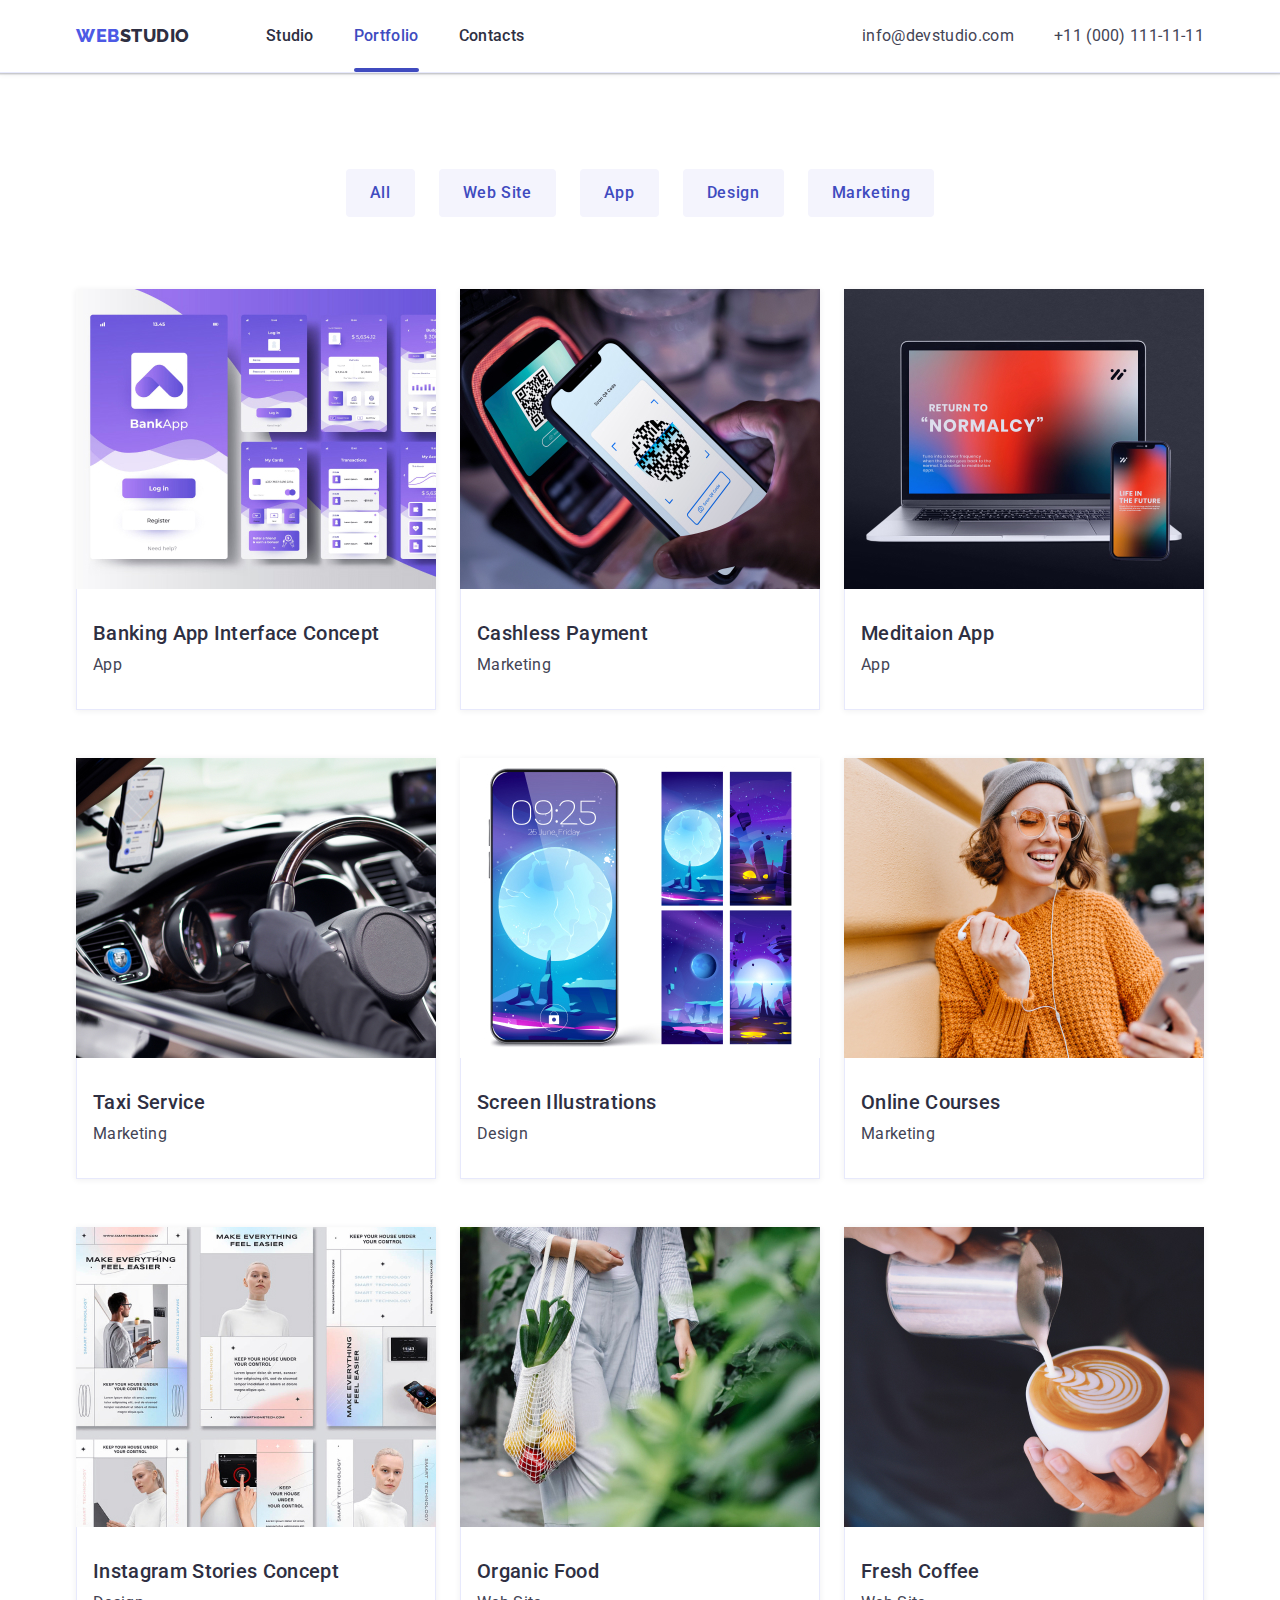
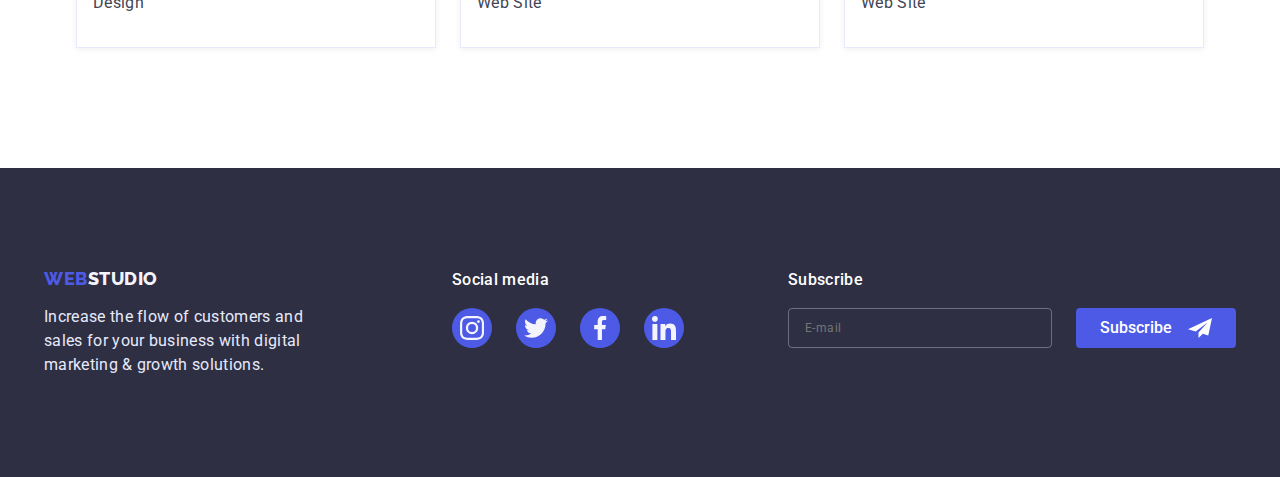
<file: portfolio.html>
<!DOCTYPE html>
<html lang="en">
  <head>
    <meta charset="UTF-8" />
    <meta http-equiv="X-UA-Compatible" content="IE=edge" />
    <meta name="viewport" content="width=device-width, initial-scale=1.0" />
    <title>Web Studio</title>
    <link rel="preconnect" href="https://fonts.googleapis.com" />
    <link rel="preconnect" href="https://fonts.gstatic.com" crossorigin />
    <!-- modern normalize -->
    <link
      rel="stylesheet"
      href="https://cdn.jsdelivr.net/npm/modern-normalize@1.1.0/modern-normalize.min.css"
    />
    <!-- custom styles-->
    <link
      href="https://fonts.googleapis.com/css2?family=Raleway:wght@800&family=Roboto:wght@400;500;700;900&display=swap"
      rel="stylesheet"
    />
    <link rel="stylesheet" href="./css/styles.css" />
  </head>
  <body>
    <!--header section-->
    <header class="header">
      <div class="header-container container">
        <a class="logo-header link" href="./index.html"
          >WEB<span class="logo-dark">STUDIO</span></a
        >
        <nav class="navigation">
          <ul class="menu list">
            <li class="menu-item">
              <a class="menu-link link" href="./index.html">Studio</a>
            </li>
            <li class="menu-item">
              <a class="menu-link link current" href="./portfolio.html"
                >Portfolio</a
              >
            </li>
            <li class="menu-item">
              <a class="menu-link link" href="">Contacts</a>
            </li>
          </ul>
        </nav>
        <ul class="contacts list">
          <li class="contact-item">
            <a class="contact-link link" href="mailto:info@devstudio.com"
              >info@devstudio.com</a
            >
          </li>
          <li class="contact-item">
            <a class="contact-link link" href="tel:+11(000)111-11-11"
              >+11 (000) 111-11-11</a
            >
          </li>
        </ul>
      </div>
    </header>
    <main>
      <!--portfolio-section -->
      <section class="section portfolio-section">
        <div class="container">
          <h1 class="visually-hidden">Our works</h1>
          <ul class="list filter-btns">
            <li><button class="filter-btn" type="button">All</button></li>
            <li><button class="filter-btn" type="button">Web Site</button></li>
            <li><button class="filter-btn" type="button">App</button></li>
            <li><button class="filter-btn" type="button">Design</button></li>
            <li><button class="filter-btn" type="button">Marketing</button></li>
          </ul>
          <ul class="portfolio-cards list">
            <li class="card-item">
              <a class="card-link link" href="">
                <div class="card-wrapper">
                  <img
                    class="card-img"
                    src="./images/row/img-1.jpg"
                    alt="bank app mockup"
                    width="360"
                    height="300"
                  />
                  <p class="overlay">
                    14 Stylish and User-Friendly App Design Concepts · Task
                    Manager App · Calorie Tracker App · Exotic Fruit Ecommerce
                    App · Cloud Storage App
                  </p>
                </div>
                <div class="card-text-set">
                  <h2 class="card-title">Banking App Interface Concept</h2>
                  <p class="card-text">App</p>
                </div>
              </a>
            </li>
            <li class="card-item">
              <a class="card-link link" href="">
                <div class="card-wrapper">
                  <img
                    class="card-img"
                    src="./images/row/img-2.jpg"
                    alt="contactless payment"
                    width="360"
                    height="300"
                  />
                  <p class="overlay">
                    14 Stylish and User-Friendly App Design Concepts · Task
                    Manager App · Calorie Tracker App · Exotic Fruit Ecommerce
                    App · Cloud Storage App
                  </p>
                </div>
                <div class="card-text-set">
                  <h2 class="card-title">Cashless Payment</h2>
                  <p class="card-text">Marketing</p>
                </div>
              </a>
            </li>
            <li class="card-item">
              <a class="card-link link" href="">
                <div class="card-wrapper">
                  <img
                    class="card-img"
                    src="./images/row/img-3.jpg"
                    alt="app on phone and laptop"
                    width="360"
                    height="300"
                  />
                  <p class="overlay">
                    14 Stylish and User-Friendly App Design Concepts · Task
                    Manager App · Calorie Tracker App · Exotic Fruit Ecommerce
                    App · Cloud Storage App
                  </p>
                </div>
                <div class="card-text-set">
                  <h2 class="card-title">Meditaion App</h2>
                  <p class="card-text">App</p>
                </div>
              </a>
            </li>
            <li class="card-item">
              <a class="card-link link" href="">
                <div class="card-wrapper">
                  <img
                    class="card-img"
                    src="./images/row/img-4.jpg"
                    alt="the driver behind the wheel"
                    width="360"
                    height="300"
                  />
                  <p class="overlay">
                    14 Stylish and User-Friendly App Design Concepts · Task
                    Manager App · Calorie Tracker App · Exotic Fruit Ecommerce
                    App · Cloud Storage App
                  </p>
                </div>
                <div class="card-text-set">
                  <h2 class="card-title">Taxi Service</h2>
                  <p class="card-text">Marketing</p>
                </div>
              </a>
            </li>
            <li class="card-item">
              <a class="card-link link" href="">
                <div class="card-wrapper">
                  <img
                    class="card-img"
                    src="./images/row/img-5.jpg"
                    alt="wallpapers for phone"
                    width="360"
                    height="300"
                  />
                  <p class="overlay">
                    14 Stylish and User-Friendly App Design Concepts · Task
                    Manager App · Calorie Tracker App · Exotic Fruit Ecommerce
                    App · Cloud Storage App
                  </p>
                </div>
                <div class="card-text-set">
                  <h2 class="card-title">Screen Illustrations</h2>
                  <p class="card-text">Design</p>
                </div>
              </a>
            </li>
            <li class="card-item">
              <a class="card-link link" href="">
                <div class="card-wrapper">
                  <img
                    class="card-img"
                    src="./images/row/img-6.jpg"
                    alt="girl with phone"
                    width="360"
                    height="300"
                  />
                  <p class="overlay">
                    14 Stylish and User-Friendly App Design Concepts · Task
                    Manager App · Calorie Tracker App · Exotic Fruit Ecommerce
                    App · Cloud Storage App
                  </p>
                </div>
                <div class="card-text-set">
                  <h2 class="card-title">Online Courses</h2>
                  <p class="card-text">Marketing</p>
                </div>
              </a>
            </li>
            <li class="card-item">
              <a class="card-link link" href="">
                <div class="card-wrapper">
                  <img
                    class="card-img"
                    src="./images/row/img-7.jpg"
                    alt="Instagram stories set"
                    width="360"
                    height="300"
                  />
                  <p class="overlay">
                    14 Stylish and User-Friendly App Design Concepts · Task
                    Manager App · Calorie Tracker App · Exotic Fruit Ecommerce
                    App · Cloud Storage App
                  </p>
                </div>
                <div class="card-text-set">
                  <h2 class="card-title">Instagram Stories Concept</h2>
                  <p class="card-text">Design</p>
                </div>
              </a>
            </li>
            <li class="card-item">
              <a class="card-link link" href="">
                <div class="card-wrapper">
                  <img
                    class="card-img"
                    src="./images/row/img-8.jpg"
                    alt="vegetables in a bag"
                    width="360"
                    height="300"
                  />
                  <p class="overlay">
                    14 Stylish and User-Friendly App Design Concepts · Task
                    Manager App · Calorie Tracker App · Exotic Fruit Ecommerce
                    App · Cloud Storage App
                  </p>
                </div>
                <div class="card-text-set">
                  <h2 class="card-title">Organic Food</h2>
                  <p class="card-text">Web Site</p>
                </div>
              </a>
            </li>
            <li class="card-item">
              <a class="card-link link" href="">
                <div class="card-wrapper">
                  <img
                    class="card-img"
                    src="./images/row/img-9.jpg"
                    alt="cup of coffee"
                    width="360"
                    height="300"
                  />
                  <p class="overlay">
                    14 Stylish and User-Friendly App Design Concepts · Task
                    Manager App · Calorie Tracker App · Exotic Fruit Ecommerce
                    App · Cloud Storage App
                  </p>
                </div>
                <div class="card-text-set">
                  <h2 class="card-title">Fresh Coffee</h2>
                  <p class="card-text">Web Site</p>
                </div>
              </a>
            </li>
          </ul>
        </div>
      </section>
    </main>
    <footer>
      <div class="container footer-wrapper">
        <div class="footer-info">
          <a class="logo-footer link" href=""
            >WEB<span class="logo-light">STUDIO</span></a
          >
          <p class="footer-text">
            Increase the flow of customers and sales for your business with
            digital marketing & growth solutions.
          </p>
        </div>
        <div class="social-media">
          <p class="social-text">Social media</p>
          <ul class="socials list">
            <li class="social-item">
              <a
                class="social-link footer-link link"
                href=""
                aria-label="Instagram"
                target="_blank"
                rel="noopener noreferrer"
              >
                <svg class="social-icon" width="24" height="24">
                  <use href="./images/icons.svg#instagram"></use>
                </svg>
              </a>
            </li>
            <li class="social-item">
              <a
                class="social-link footer-link link"
                href=""
                aria-label="Twitter"
                target="_blank"
                rel="noopener noreferrer"
              >
                <svg class="social-icon" width="24" height="24">
                  <use href="./images/icons.svg#twitter"></use>
                </svg>
              </a>
            </li>
            <li class="social-item">
              <a
                class="social-link footer-link link"
                href=""
                aria-label="Facebook"
                target="_blank"
                rel="noopener noreferrer"
              >
                <svg class="social-icon" width="24" height="24">
                  <use href="./images/icons.svg#facebook"></use>
                </svg>
              </a>
            </li>
            <li class="social-item">
              <a
                class="social-link footer-link link"
                href=""
                aria-label="LinkedIn"
                target="_blank"
                rel="noopener noreferrer"
              >
                <svg class="social-icon" width="24" height="24">
                  <use href="./images/icons.svg#linkedin"></use>
                </svg>
              </a>
            </li>
          </ul>
        </div>
        <form class="subscribe-form" action="">
          <label class="subscribe-form-label" for="user-mail">Subscribe</label>
          <div class="subscribe-group">
            <input
              class="subscribe-input"
              type="text"
              name="user-mail"
              placeholder="E-mail"
              id="user-mail"
            />
            <button class="btn" type="submit">
              Subscribe
              <svg class="subscribe-icon" width="24" height="24">
                <use href="./images/icons.svg#plane"></use>
              </svg>
            </button>
          </div>
        </form>
      </div>
    </footer>
  </body>
</html>
</file>
<file: css/styles.css>
:root {
  --primary-text-color: #434455;
  --title-text-color: #2e2f42;
  --primary-brand-color: #4d5ae5;
  --primary-white-color: #ffffff;
  --accent-color: #e7e9fc;
  --pressed-color: #404bbf;
  --light-color: #f4f4fd;
  --green-success-clr: #31d0aa;
  --subtle-txt: #8e8f99;

  --dark-bg-clr: #2e2f42;
  --light-bg-clr: #f4f4fd;
  --white-bg-clr: #ffffff;
  --pressed-bg-clr: #404bbf;

  --indent: 24px;
  --items: 4;
  --hero-idx: 10;
  --header-idx: 100;
  --modal-idx: 1000;
  --anim-fast: 250ms cubic-bezier(0.4, 0, 0.2, 1);
}

body {
  font-family: 'Roboto', sans-serif;
  font-size: 16px;
  line-height: 1.5;
  letter-spacing: 0.02em;

  background-color: var(--white-bg-clr);
  color: var(--primary-text-color);
}

/* DECORATION FOR LIST & LINK */

.list {
  list-style: none;
}
.link {
  text-decoration: none;
}

/* CURRENT */

.mobile-menu .mobile-page.current,
.menu .menu-link.current {
  color: var(--pressed-color);
}

.container {
  max-width: 428px;
  padding-left: 16px;
  padding-right: 16px;
  margin-left: auto;
  margin-right: auto;
}

@media screen and (min-width: 768px) {
  .container {
    max-width: 768px;
  }
}

@media screen and (min-width: 1200px) {
  .container {
    max-width: 1158px;
    padding-left: 15px;
    padding-right: 15px;
  }
}

/* HEADER SECTION */

.header {
  top: 0;
  width: 100%;
  z-index: var(--header-idx);
  border-bottom: 1px solid var(--accent-color);
  box-shadow: 0px 2px 1px rgba(46, 47, 66, 0.08),
    0px 1px 1px rgba(46, 47, 66, 0.16), 0px 1px 6px rgba(46, 47, 66, 0.08);
}

.header-container {
  display: flex;
  align-items: center;
}

/* logo */

.logo-header {
  font-family: 'Raleway', sans-serif;
  font-weight: 800;
  font-size: 18px;
  line-height: 1.17;
  letter-spacing: 0.03em;
  text-transform: uppercase;

  color: var(--primary-brand-color);
}

@media screen and (min-width: 768px) and (max-width: 1199.98px) {
  .logo-header {
    margin-right: 120px;
  }
}

@media screen and (min-width: 1200px) {
  .logo-header {
    margin-right: 76px;
  }
}
.logo-dark {
  font-family: 'Raleway', sans-serif;
  font-weight: 800;
  font-size: 18px;
  line-height: 1.17;
  letter-spacing: 0.03em;
  text-transform: uppercase;
  color: var(--title-text-color);
}
/* MENU NAVIGATION */
@media screen and (max-width: 767px) {
  .navigation {
    display: none;
  }
}

.navigation {
  margin-right: auto;
}

.menu {
  display: flex;
  gap: 40px;
}

.menu-link.current::after {
  content: '';
  position: absolute;
  bottom: 0;

  display: block;
  width: 100%;
  height: 4px;

  background-color: var(--pressed-bg-clr);
  border-radius: 2px;
}

.menu-link {
  position: relative;
  display: block;
  padding-top: 24px;
  padding-bottom: 24px;
  font-weight: 500;
  color: var(--title-text-color);

  transition: color var(--anim-fast);
}
.menu-link:hover,
.menu-link:focus {
  color: var(--primary-brand-color);
}

/* CONTACT MENU */

@media screen and (max-width: 767px) {
  .contacts {
    display: none;
  }
}

@media screen and (min-width: 768px) and (max-width: 1199px) {
  .contacts {
    display: flex;
    flex-direction: column;
    gap: 12px;
    font-size: 12px;
  }

  .contact-link {
    display: block;
    color: var(--primary-text-color);

    transition: color var(--anim-fast);
  }
}

@media screen and (min-width: 1200px) {
  .contacts {
    display: flex;
    align-items: center;
    gap: 40px;
  }

  .contact-link {
    padding-top: 24px;
    padding-bottom: 24px;
    color: var(--primary-text-color);
  }
}

.contact-link:hover,
.contact-link:focus {
  color: var(--pressed-color);
}

.section {
  padding: 96px 0;
}
@media screen and (min-width: 1200px) {
  .section {
    padding: 120px 0;
  }
}

/* HERO SECTION */

.hero-title {
  font-weight: 700;
  font-size: 36px;
  line-height: 1.11;
  text-align: center;
  max-width: 320px;
  margin: 0 auto 72px;

  color: var(--primary-white-color);
}

@media screen and (min-width: 768px) {
  .hero-title {
    max-width: 496px;
    font-size: 56px;
    line-height: 1.07;
    margin: 0 auto 36px;
  }
}

.hero {
  display: flex;
  padding-top: 112px;
  padding-bottom: 112px;
  margin-right: auto;
  margin-left: auto;
  z-index: var(--hero-idx);

  background-color: var(--dark-bg-clr);

  background-repeat: no-repeat;
  background-size: cover;
  background-position: center;
  max-width: 1440px;
  background-image: linear-gradient(
      rgba(46, 47, 66, 0.7),
      rgba(46, 47, 66, 0.7)
    ),
    url(../images/hero/people-office_mob@1x.jpg);
}

@media (min-device-pixel-ratio: 2),
  (min-resolution: 192dpi),
  (min-resolution: 2dppx) {
  .hero {
    background-image: linear-gradient(
        rgba(46, 47, 66, 0.7),
        rgba(46, 47, 66, 0.7)
      ),
      url(../images/hero/people-office_mob@2x.jpg);
  }
}

@media screen and (min-width: 768px) {
  .hero {
    background-image: linear-gradient(
        rgba(46, 47, 66, 0.7),
        rgba(46, 47, 66, 0.7)
      ),
      url(../images/hero/people-office_tab@1x.jpg);
  }

  @media (min-device-pixel-ratio: 2),
    (min-resolution: 192dpi),
    (min-resolution: 2dppx) {
    .hero {
      background-image: linear-gradient(
          rgba(46, 47, 66, 0.7),
          rgba(46, 47, 66, 0.7)
        ),
        url(../images/hero/people-office_tab@2x.jpg);
    }
  }
}

@media screen and (min-width: 1200px) {
  .hero {
    background-image: linear-gradient(
        rgba(46, 47, 66, 0.7),
        rgba(46, 47, 66, 0.7)
      ),
      url(../images/hero/people-office_deck@1x.jpg);
  }

  @media (min-device-pixel-ratio: 2),
    (min-resolution: 192dpi),
    (min-resolution: 2dppx) {
    .hero {
      background-image: linear-gradient(
          rgba(46, 47, 66, 0.7),
          rgba(46, 47, 66, 0.7)
        ),
        url(../images/hero/people-office_deck@2x.jpg);
    }
  }
}

@media screen and (min-width: 1200px) {
  .hero-title {
    margin: 0 auto 48px;
  }

  .hero {
    padding-top: 188px;
    padding-bottom: 188px;
  }
}

/* BUTTON "ORDER SERVICES" */

.hero-btn {
  display: flex;
  justify-content: center;
  align-items: center;

  font-family: inherit;
  font-weight: 500;
  font-size: 16px;
  line-height: 1.5;
  letter-spacing: 0.04em;
  cursor: pointer;

  margin: 0 auto;
  padding: 16px 32px;
  border-radius: 4px;
  border: none;

  background-color: var(--primary-brand-color);
  color: var(--primary-white-color);
  box-shadow: 0px 4px 4px rgba(0, 0, 0, 0.15);

  transition: background-color var(--anim-fast);
}

.hero-btn:hover,
.hero-btn:focus {
  background: var(--pressed-bg-clr);
}

/* MAIN */
.section-title {
  font-weight: 700;
  font-size: 36px;
  line-height: 1.11;
  margin-bottom: 72px;

  text-align: center;
  text-transform: capitalize;
  color: var(--title-text-color);
}

h2 {
  margin: 0;
}
h3 {
  margin: 0;
}
p {
  margin: 0;
}
ul {
  padding: 0;
  margin: 0;
}

/* VISION section 1 */

.visually-hidden {
  position: absolute;
  width: 1px;
  height: 1px;
  margin: -1px;
  border: 0;
  padding: 0;
  white-space: nowrap;
  clip-path: inset(100%);
  clip: rect(0 0 0 0);
  overflow: hidden;
}

.vision-item {
  display: none;
}

.vision-list {
  display: flex;
  flex-direction: column;
  justify-content: center;
  gap: 72px;
}

.vision-list .title {
  font-weight: 700;
  font-size: 36px;
  line-height: 1.1;
  text-align: center;
  margin-bottom: 8px;

  color: var(--title-text-color);
}

@media screen and (max-width: 1199px) {
  .text {
    font-weight: 500;
  }
}

@media screen and (min-width: 768px) {
  .vision-list .title {
    text-align: left;
  }
  .vision-list {
    flex-direction: row;
    flex-wrap: wrap;
    column-gap: 24px;
    row-gap: 72px;
  }
  .vision-list-item {
    flex-basis: calc(
      (100% - (var(--indent) * (var(--items) - 1))) / var (--items)
    );
    max-width: 356px;
  }
}

@media screen and (min-width: 1200px) {
  .vision-list {
    gap: var(--indent);
  }

  .vision-item {
    display: flex;
    align-items: center;
    justify-content: center;
    border-radius: 4px;
    width: 264px;
    height: 112px;
    margin-bottom: 8px;
    background-color: var(--light-bg-clr);
  }

  .vision-list-item {
    max-width: 264px;
  }

  .vision-icon {
    fill: currentColor;
  }

  .vision-list .title {
    font-weight: 500;
    font-size: 20px;
    line-height: 1.2;
  }
}

/* GALLERY section 2*/
.gallery {
  display: none;
}

img {
  display: block;
  max-width: 100%;
  height: auto;
}

@media screen and (min-width: 1200px) {
  .gallery {
    display: block;
    padding-top: 0;
  }

  .gallery-list {
    display: flex;
    padding: 0;
    margin: 0;
    gap: var(--indent);
  }
}

/* TEAM CARDS section 3 */
.team {
  background-color: var(--light-bg-clr);
}

.team-card-list {
  display: flex;
  flex-direction: row;
  flex-wrap: wrap;
  column-gap: var(--indent);
  row-gap: 72px;
  justify-content: center;
  align-items: center;
}

@media screen and (min-width: 768px) and (max-width: 1199px) {
  .team-card-list {
    row-gap: 64px;
  }
}

.team-card {
  flex-basis: calc(
    (100% - (var(--indent) * (var(--items) - 1))) / var (--items)
  );
  background-color: var(--white-bg-clr);
  box-shadow: 0px 1px 6px rgba(46, 47, 66, 0.08),
    0px 1px 1px rgba(46, 47, 66, 0.16), 0px 2px 1px rgba(46, 47, 66, 0.08);
  border-radius: 0px 0px 4px 4px;
}

.team-wrapper {
  padding-top: 32px;
  padding-bottom: 32px;
}

.team-name {
  font-weight: 500;
  font-size: 20px;
  line-height: 1.2;
  text-align: center;
  margin-bottom: 8px;

  color: var(--title-text-color);
}

.team-position {
  text-align: center;
  margin-bottom: 8px;
}

.socials {
  display: flex;
  justify-content: center;
  gap: var(--indent);
}

.social-link {
  display: flex;
  align-items: center;
  justify-content: center;
  background-color: var(--primary-brand-color);
  border-radius: 50%;
  width: 40px;
  height: 40px;
  color: var(--light-bg-clr);

  transition: background-color var(--anim-fast);
}

.social-link:hover,
.social-link:focus {
  background-color: var(--pressed-bg-clr);
}
.social-icon {
  fill: currentColor;
}

/* CUSTOMERS section 4 */

.customers-list {
  display: flex;
  flex-direction: row;
  flex-wrap: wrap;
  column-gap: 16px;
  row-gap: 72px;
  justify-content: center;
  align-items: center;
}

.customers-link {
  display: flex;
  align-items: center;
  justify-content: center;
  width: 190px;
  height: 88px;
  border: 1px solid var(--subtle-txt);
  border-radius: 4px;
  color: var(--subtle-txt);

  transition: color var(--anim-fast);
}

.customers-link:focus {
  color: var(--pressed-color);
  border: 1px solid var(--pressed-bg-clr);
}

.customers-icon {
  fill: currentColor;
}

@media screen and (min-width: 768px) {
  .customers-link {
    width: 168px;
  }

  .customers-list {
    column-gap: var(--indent);
  }
}

@media screen and (min-width: 1200px) {
  .customers-link:hover {
    color: var(--pressed-color);
    border: 1px solid var(--pressed-bg-clr);
  }
}

/*FOOTER*/

footer {
  background-color: var(--dark-bg-clr);
  padding-top: 96px;
  padding-bottom: 96px;
}

@media screen and (min-width: 1200px) {
  footer {
    padding-top: 100px;
    padding-bottom: 100px;
  }
}

.footer-wrapper {
  display: flex;
  flex-wrap: wrap;
  justify-content: center;
  row-gap: 72px;
  column-gap: 24px;
}

@media screen and (min-width: 768px) and (max-width: 1199px) {
  .footer-wrapper {
    justify-content: flex-start;
  }

  .container-footer {
    max-width: 584px;
    padding-right: 16px;
    padding-left: 16px;
    margin-left: auto;
    margin-right: auto;
  }
}

@media screen and (min-width: 1200px) {
  .footer-wrapper {
    flex-wrap: nowrap;
  }
}

@media screen and (max-width: 768px) {
  .footer-info {
    display: flex;
    flex-direction: column;
    justify-content: center;
    align-items: center;
  }
}

@media screen and (min-width: 1200px) {
  .footer-info {
    margin-right: 120px;
  }
}

.logo-footer {
  font-family: 'Raleway', sans-serif;
  font-weight: 800;
  font-size: 18px;
  line-height: 1.17;
  letter-spacing: 0.03em;
  text-transform: uppercase;

  display: flex;
  justify-content: center;
  align-items: center;

  color: var(--primary-brand-color);
}

.logo-light {
  font-family: 'Raleway', sans-serif;
  font-weight: 800;
  font-size: 18px;
  line-height: 1.17;
  letter-spacing: 0.03em;
  text-transform: uppercase;
  color: var(--light-color);
}

@media screen and (min-width: 768px) {
  .logo-footer {
    justify-content: start;
  }
}

.footer-text {
  color: var(--accent-color);
  max-width: 268px;
  margin-top: 16px;
  text-align: left;
}

@media screen and (min-width: 768px) {
  .footer-text {
    width: 264px;
  }
}

.social-media {
  text-align: center;
}

@media screen and (min-width: 1200px) {
  .social-media {
    text-align: left;
    margin-right: 80px;
  }
}

.social-text {
  font-weight: 500;
  color: var(--primary-white-color);
  margin-bottom: 16px;
}

.social-list {
  display: flex;
  justify-content: center;
  gap: 16px;
}

.footer-link {
  background-color: var(--primary-brand-color);

  transition: background-color var(--anim-fast);
}

.footer-link:hover,
.footer-link:focus {
  background-color: var(--green-success-clr);
}

@media screen and (max-width: 767px) {
  .subscribe-form {
    display: flex;
    justify-content: center;
    flex-direction: column;
    width: 100%;
  }
}

.subscribe-form-label {
  text-align: center;
  font-weight: 500;

  color: var(--primary-white-color);
}

.subscribe-group {
  display: flex;
  /* width: 100%; */
  align-items: center;
  gap: 24px;
  margin-top: 16px;
}

@media screen and (max-width: 767px) {
  .subscribe-group {
    flex-direction: column;
    gap: 16px;
  }
}

.subscribe-input {
  width: 100%;
  max-width: 398px;
  height: 40px;
  padding: 8px 16px;

  font-weight: 400;
  font-size: 12px;
  line-height: 2;

  display: flex;
  align-items: center;
  letter-spacing: 0.04em;
  color: var(--light-color);

  background-color: transparent;
  border: 1px solid rgba(255, 255, 255, 0.3);
  border-radius: 4px;
}

@media screen and (min-width: 768px) {
  .subscribe-input {
    width: 264px;
  }
}
.btn {
  display: flex;
  justify-content: center;
  align-items: center;

  padding: 8px 24px;
  gap: 16px;
  cursor: pointer;

  font-weight: 500;

  background-color: var(--primary-brand-color);
  color: var(--white-bg-clr);
  border-radius: 4px;
  border: none;

  transition: background-color var(--anim-fast);
}

.btn:hover,
.btn:focus {
  background: var(--pressed-bg-clr);
}

/* ...............
   PORTFOLIO PAGE 
..................*/

.portfolio-section {
  padding-top: 96px;
}
/* FILTER BUTTONS */

.filter-btn {
  font-family: inherit;
  font-weight: 500;
  font-size: 16px;
  line-height: 1.5;
  letter-spacing: 0.04em;
  cursor: pointer;

  display: flex;
  align-items: center;
  text-align: center;

  padding: 12px 24px;
  border-radius: 4px;
  border: none;

  background: var(--light-bg-clr);
  color: var(--pressed-color);

  transition: color var(--anim-fast) background-color var(--anim-fast);
}

.filter-btn:hover,
.filter-btn:focus {
  color: var(--primary-white-color);
  background: var(--pressed-bg-clr);
  box-shadow: 0px 3px 1px rgba(0, 0, 0, 0.1), 0px 2px 1px rgba(0, 0, 0, 0.08),
    0px 2px 2px rgba(0, 0, 0, 0.12);
}

.filter-btns {
  display: flex;
  gap: var(--indent);
  justify-content: center;
  margin-bottom: 72px;
}

/* WORK CARDS */

.portfolio-cards {
  display: flex;
  flex-wrap: wrap;
  column-gap: 24px;
  row-gap: 48px;
}

.card-img {
  display: block;
}
.card-text-set {
  border: 1px solid var(--accent-color);
  border-top: none;

  padding: 32px 16px;
}

.portfolio-cards .card-title {
  font-weight: 500;
  font-size: 20px;
  line-height: 1.2;
  margin-bottom: 8px;

  color: var(--title-text-color);
}

.card-text {
  color: var(--primary-text-color);
}

.card-item {
  flex-basis: calc((100% - (var(--indent) * 2)) / 3);
  box-shadow: 0px 1px 6px rgba(46, 47, 66, 0.08);
}

.card-link {
  display: block;

  transition: color var(--anim-fast);
}

.card-link:hover,
.card-link:focus {
  box-shadow: 0px 1px 6px rgba(46, 47, 66, 0.08);
}
.card-link:hover .overlay,
.card-link:focus .overlay {
  box-shadow: 0px 1px 6px rgba(46, 47, 66, 0.08);
  transform: translate(0, 0);
}

.card-wrapper {
  position: relative;
  overflow: hidden;
}
.overlay {
  display: block;
  position: absolute;
  font-weight: 400;
  padding: 40px 32px;
  top: 0;
  left: 0;
  width: 100%;
  height: 100%;

  color: var(--light-color);
  background-color: var(--primary-brand-color);

  transform: translate(0, 100%);
  transition: var(--anim-fast);
}

/* MODAL WINDOW*/
.backdrop {
  position: fixed;
  top: 0;
  left: 0;
  width: 100%;
  height: 100%;
  z-index: 1000;

  background-color: rgba(46, 47, 66, 0.4);
  transition: opasity var(--anim-fast), visibility var(--anim-fast);
}

.backdrop.is-hidden {
  opacity: 0;
  visibility: hidden;
  pointer-events: none;
}

.modal {
  position: absolute;
  top: 50%;
  left: 50%;
  transform: translateX(-50%) translateY(-50%);
  width: 90%;
  min-width: 300px;
  height: 600px;
  border-radius: 4px;
  padding: 72px 24px 24px;

  background-color: #fcfcfc;
  box-shadow: 0px 1px 1px rgba(0, 0, 0, 0.14), 0px 1px 3px rgba(0, 0, 0, 0.12),
    0px 2px 1px rgba(0, 0, 0, 0.2);

  transition: transform var(--anim-fast), opacity var(--anim-fast);
}

@media screen and (min-width: 480px) {
  .modal {
    width: 392px;
    height: 586px;
  }
}

@media screen and (min-width: 768px) {
  .modal {
    width: 408px;
  }
}

.backdrop.backdrop.is-hidden .modal {
  transform: translateX(-50%) translateY(-75%);
  opacity: 0;
}
.modal-close-btn {
  display: flex;
  align-items: center;
  justify-content: center;

  position: absolute;
  top: 24px;
  right: 24px;
  width: 24px;
  height: 24px;
  padding: 0;
  cursor: pointer;

  border: 1px solid rgba(0, 0, 0, 0.1);
  border-radius: 50%;
  background-color: var(--accent-color);
  transition: background-color var(--anim-fast);
}

.modal-close-btn:hover,
.modal-close-btn:focus {
  background: var(--pressed-bg-clr);
  fill: #fff;
}

.contact-form-agreement {
  display: flex;
  align-items: center;

  gap: 8px;
}

.modal-title {
  display: block;
  font-size: 16px;
  text-align: center;

  font-weight: 500;
  margin-bottom: 8px;
}

.contact-form {
  display: flex;
  flex-direction: column;
  gap: 8px;
}

.contact-form-group {
  position: relative;
  display: block;
}

.cont-form-label {
  display: block;
  margin-bottom: 4px;
  font-size: 12px;
  line-height: calc(16 / 12);
  color: var(--subtle-txt);
}

.cont-form-input {
  display: block;
  padding: 8px 38px;
  width: 100%;
  height: 40px;

  border: 1px solid rgba(33, 33, 33, 0.2);
  border-radius: 4px;

  transition: var(--anim-fast);
}

.cont-form-input:focus {
  border-color: var(--primary-brand-color);
  outline: none;
}
.cont-form-icon {
  position: absolute;
  top: 50%;
  left: 16px;
  pointer-events: none;

  transition: var(--anim-fast);
}

.cont-form-input:focus + .cont-form-icon {
  fill: var(--primary-brand-color);
}
.cont-form-txtarea {
  display: block;
  width: 100%;
  font-size: 12px;

  margin-bottom: 8px;
  padding: 8px 16px;
  resize: none;

  border: 1px solid rgba(33, 33, 33, 0.2);
  border-radius: 4px;

  transition: var(--anim-fast);
}

.cont-form-txtarea:focus {
  border-color: var(--primary-brand-color);
  outline: none;
}

.argeement-form {
  margin-bottom: 8px;
}
@media screen and (min-width: 480px) {
  .argeement-form {
    margin-bottom: 16px;
  }
}
.contact-form-checkbox {
  appearance: none;
  width: 16px;
  height: 16px;

  border: 1.25px solid var(--dark-bg-clr);
  border-radius: 2px;

  background-image: url("data:image/svg+xml,%3Csvg width='10' height='8' viewBox='0 0 10 8' fill='none' xmlns='http://www.w3.org/2000/svg'%3E%3Cpath d='M8.44558 0.255056C8.61838 0.089653 8.84834 -0.00178848 9.08693 2.65108e-05C9.32551 0.0018415 9.55407 0.0967713 9.72436 0.264784C9.89466 0.432797 9.99337 0.660752 9.99968 0.900549C10.006 1.14034 9.91939 1.37323 9.75816 1.55005L4.86357 7.70436C4.7794 7.79551 4.67782 7.86865 4.5649 7.91942C4.45198 7.97018 4.33003 7.99754 4.20636 7.99984C4.08268 8.00214 3.95981 7.97935 3.8451 7.93282C3.73038 7.88629 3.62618 7.81698 3.53872 7.72903L0.292827 4.46564C0.202435 4.38096 0.129933 4.27884 0.0796475 4.16537C0.0293621 4.05191 0.00232279 3.92942 0.000143182 3.80522C-0.00203643 3.68102 0.0206883 3.55765 0.0669613 3.44248C0.113234 3.3273 0.182108 3.22267 0.269473 3.13483C0.356838 3.047 0.460905 2.97775 0.575465 2.93123C0.690026 2.88471 0.812734 2.86186 0.936267 2.86405C1.0598 2.86624 1.18163 2.89343 1.29449 2.94398C1.40734 2.99454 1.50892 3.06743 1.59315 3.15831L4.16189 5.73967L8.42227 0.28219C8.42994 0.272694 8.43813 0.263635 8.4468 0.255056H8.44558Z' fill='%23F4F4FD'/%3E%3C/svg%3E");
  background-repeat: no-repeat;
  background-position: center;
  background-size: 0;
}

.contact-form-checkbox:checked {
  background-color: var(--pressed-bg-clr);
  border-color: var(--pressed-bg-clr);

  background-size: 12px;

  transition: var(--anim-fast);
}
.contact-form-desc {
  font-size: 12px;
  user-select: none;
}
.contact-form-link {
  color: var(--primary-brand-color);
  text-decoration: underline;
}

.modal-btn {
  display: flex;
  justify-content: center;
  align-items: center;

  padding: 16px 32px;
  margin: 0 auto;
  min-width: 169px;
  min-height: 56px;

  font-family: inherit;
  font-weight: 500;
  letter-spacing: 0.04em;
  cursor: pointer;

  color: var(--primary-white-color);
  background-color: var(--primary-brand-color);
  box-shadow: 0px 4px 4px rgba(0, 0, 0, 0.15);
  border-radius: 4px;
  border: none;

  transition: background-color var(--anim-fast);
}

.modal-btn:hover,
.modal-btn:focus {
  background-color: var(--pressed-bg-clr);
}

/* MOBILE MENU */

.menu-icon {
  fill: var(--title-text-color);
}

.menu-toggle {
  min-height: 22px;
  min-width: 32px;
  display: flex;
  align-items: center;
  justify-content: center;

  margin: 0;
  margin-left: auto;
  padding-top: 24px;
  padding-bottom: 24px;
  background-color: transparent;
  cursor: pointer;
  border: none;
  border-radius: 50%;
  outline: none;
}

@media (min-width: 768px) {
  .menu-toggle {
    display: none;
  }
}

.menu-toggle:hover,
.menu-toggle:focus {
  background-color: rgba(0, 0, 0, 0.1);
}

.menu-container {
  position: fixed;
  top: 0;
  left: 0;
  display: flex;
  flex-direction: column;
  width: 100vw;
  height: 100vh;
  padding-top: 80px;
  padding-bottom: 40px;
  padding-left: 20px;
  padding-right: 20px;
  background-color: var(--white-bg-clr);
  z-index: 999;

  transform: translateX(100%);
  transition: transform 250ms ease-in-out;
}

.menu-container.is-open {
  transform: translateX(0);
}

.menu-close {
  display: flex;
  align-items: center;
  justify-content: center;

  position: absolute;
  top: 24px;
  right: 24px;
  width: 24px;
  height: 24px;
  padding: 0;
  cursor: pointer;

  border: 1px solid rgba(0, 0, 0, 0.1);
  border-radius: 50%;
  background-color: var(--accent-color);
  transition: background-color var(--anim-fast);
}

.mobile-menu {
  display: flex;
  flex-direction: column;
  margin: 0;
  list-style: none;
  gap: 40px;
}

.mobile-page:last-child {
  margin-top: auto;
}

.b-menu-link {
  background-color: var(--primary-brand-color);
  transition: background-color var(--anim-fast);
}

.footer-link:focus {
  background-color: var(--pressed-bg-clr);
}

.mobile-page {
  display: block;

  font-style: normal;
  font-weight: 700;
  font-size: 36px;
  line-height: 1.11;

  text-transform: capitalize;

  color: var(--title-text-color);
}

.contact-menu {
  display: flex;
  flex-direction: column;
  justify-content: start;
  margin-bottom: 48px;
  margin-top: auto;
  gap: 40px;
}

.social-list-menu {
  display: flex;
  justify-content: flex-start;
  gap: 40px;
}

.tel-number {
  font-weight: 700;
  font-size: 28px;
  line-height: 1.1;

  text-transform: capitalize;
  color: var(--primary-brand-color);
}

.mail {
  font-weight: 500;
  font-size: 20px;
  line-height: 1.2;
  color: var(--primary-text-color);
}
</file>
